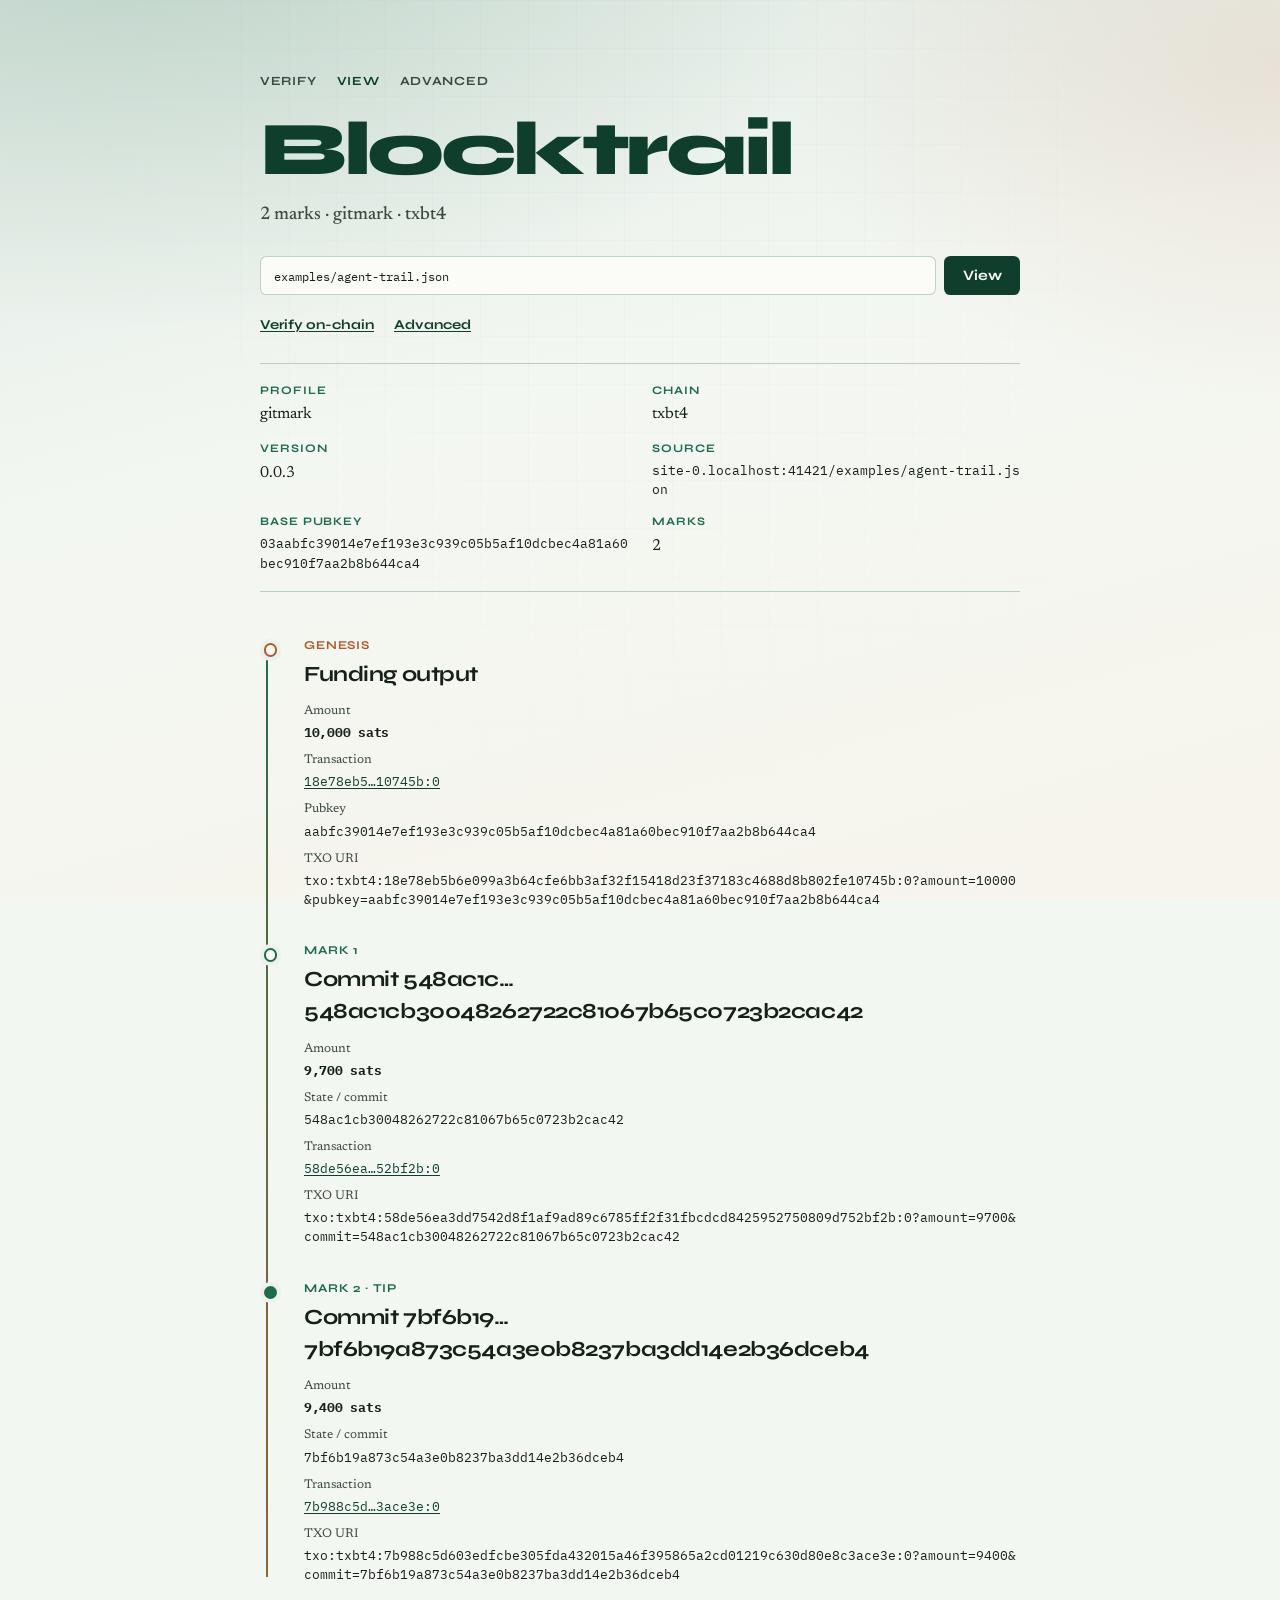
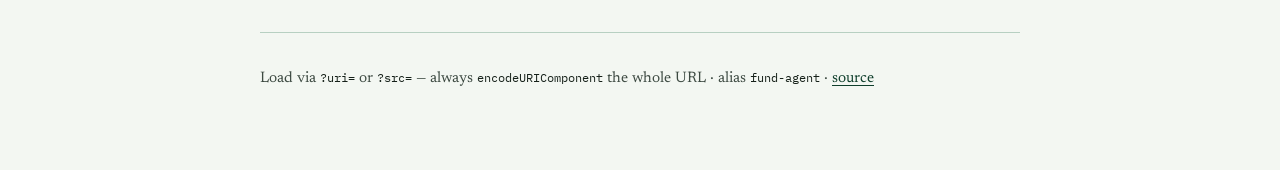
<file: view.html>
<!DOCTYPE html>
<html lang="en">
<head>
  <meta charset="utf-8" />
  <meta name="viewport" content="width=device-width, initial-scale=1" />
  <title>Blocktrail · View</title>
  <meta name="description" content="View a Blocktrail — Bitcoin-anchored JSON-LD as a readable timeline." />
  <meta property="og:type" content="website" />
  <meta property="og:title" content="Blocktrail Viewer" />
  <meta property="og:description" content="A trail of states, anchored to Bitcoin — open any blocktrails.json as a timeline." />
  <meta property="og:url" content="https://blocktrails.org/verify/view.html" />
  <meta property="og:image" content="https://blocktrails.org/verify/og-image.png" />
  <link rel="preconnect" href="https://fonts.googleapis.com" />
  <link rel="preconnect" href="https://fonts.gstatic.com" crossorigin />
  <link href="https://fonts.googleapis.com/css2?family=IBM+Plex+Mono:wght@400;500&family=Newsreader:opsz,wght@6..72,400;6..72,500;6..72,600&family=Syne:wght@600;700;800&display=swap" rel="stylesheet" />
  <link rel="stylesheet" href="site.css" />
  <link rel="stylesheet" href="view.css" />
</head>
<body>
  <div class="atmosphere" aria-hidden="true"></div>

  <main class="shell">
    <nav class="nav" aria-label="Tools">
      <a data-nav="./" href="./">Verify</a>
      <a data-nav="view.html" href="view.html" aria-current="page">View</a>
      <a data-nav="advanced.html" href="advanced.html">Advanced</a>
    </nav>

    <header class="masthead">
      <p class="brand">Blocktrail</p>
      <p class="lede" id="lede">Loading trail…</p>
    </header>

    <form class="uribar" id="form">
      <input id="uri" type="text" placeholder="https://…/blocktrails.json · agent-trail · fund-agent · examples/…" spellcheck="false" autocomplete="off" />
      <button type="submit">View</button>
    </form>

    <div class="actions">
      <a data-cross="./" id="verify-link" hidden href="./">Verify on-chain</a>
      <a data-cross="advanced.html" id="advanced-link" hidden href="advanced.html">Advanced</a>
    </div>

    <section class="meta-grid" id="meta" hidden></section>

    <section class="trail" id="trail" aria-live="polite">
      <div class="status-msg" id="status">Opening trail…</div>
    </section>

    <footer class="foot">
      <p>
        Load via
        <code>?uri=</code> or <code>?src=</code>
        — always
        <code>encodeURIComponent</code>
        the whole URL · alias
        <code>fund-agent</code>
        ·
        <a href="https://github.com/blocktrails/verify">source</a>
      </p>
    </footer>
  </main>

  <script type="application/ld+json" id="blocktrail-ld"></script>
  <script src="chains.js"></script>
  <script src="nav.js"></script>
  <script src="view.js"></script>
</body>
</html>
</file>
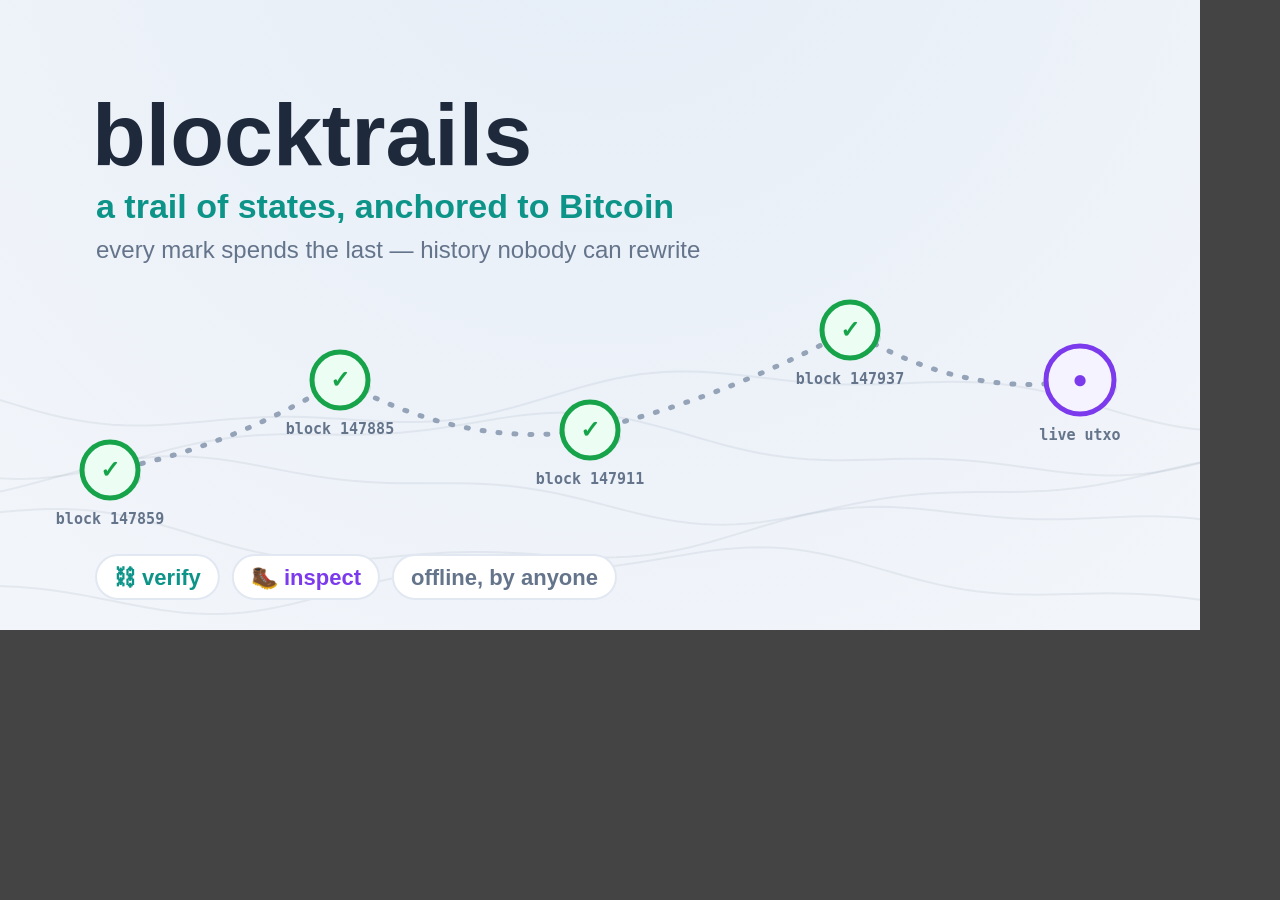
<file: tools/og.html>
<!DOCTYPE html>
<html><head><meta charset="utf-8"><title>og poster</title>
<style>body{margin:0;background:#444}canvas{display:block}</style></head>
<body>
<canvas id="og" width="1200" height="630"></canvas>
<script>
// 1200×630 OG poster for blocktrails verify/advanced — a trail of verified
// marks winding across light country, the spend-chain as trail blazes.
const cv = document.getElementById('og'), ctx = cv.getContext('2d');
const W = 1200, H = 630;

// light ground, the verifier's radial sky
let g = ctx.createRadialGradient(600, -140, 100, 600, -140, 900);
g.addColorStop(0, '#e6eef7'); g.addColorStop(1, '#f2f5fa');
ctx.fillStyle = g; ctx.fillRect(0, 0, W, H);

// faint contour hills
ctx.strokeStyle = 'rgba(100,116,139,.10)'; ctx.lineWidth = 2;
for (let i = 0; i < 5; i++) {
  ctx.beginPath();
  for (let x = -20; x <= W + 20; x += 12) {
    const y = 400 + i * 45 + Math.sin(x * 0.006 + i * 1.7) * 26 + Math.sin(x * 0.017 + i) * 9;
    x === -20 ? ctx.moveTo(x, y) : ctx.lineTo(x, y);
  }
  ctx.stroke();
}

// the trail: a dotted path through five marks
const P = [[110, 470], [340, 380], [590, 430], [850, 330], [1080, 380]];
ctx.setLineDash([2, 14]); ctx.lineCap = 'round';
ctx.strokeStyle = '#94a3b8'; ctx.lineWidth = 5;
ctx.beginPath();
ctx.moveTo(P[0][0], P[0][1]);
for (let i = 1; i < P.length; i++) {
  const [x0, y0] = P[i - 1], [x1, y1] = P[i];
  ctx.quadraticCurveTo((x0 + x1) / 2, Math.min(y0, y1) + 70, x1, y1);
}
ctx.stroke(); ctx.setLineDash([]);

// marks: green verified pills, the last violet & live
P.forEach(([x, y], i) => {
  const live = i === P.length - 1;
  const r = live ? 34 : 28;
  ctx.fillStyle = 'rgba(30,41,59,.10)';
  ctx.beginPath(); ctx.ellipse(x + 3, y + 8, r, r * 0.45, 0, 0, 7); ctx.fill();
  ctx.fillStyle = live ? '#f5f3ff' : '#ecfdf3';
  ctx.strokeStyle = live ? '#7c3aed' : '#16a34a';
  ctx.lineWidth = 5;
  ctx.beginPath(); ctx.arc(x, y, r, 0, 7); ctx.fill(); ctx.stroke();
  ctx.fillStyle = live ? '#7c3aed' : '#16a34a';
  ctx.font = `800 ${live ? 26 : 24}px -apple-system,Segoe UI,Arial,sans-serif`;
  ctx.textAlign = 'center'; ctx.textBaseline = 'middle';
  ctx.fillText(live ? '●' : '✓', x, y + 1);
  // block tag under each mark
  ctx.fillStyle = '#64748b';
  ctx.font = '600 15px ui-monospace,monospace';
  ctx.fillText(live ? 'live utxo' : 'block ' + (147859 + i * 26), x, y + r + 22);
});

// spend arrows between marks
ctx.fillStyle = '#94a3b8';
for (let i = 0; i < P.length - 1; i++) {
  const [x0, y0] = P[i], [x1, y1] = P[i + 1];
  const mx = (x0 + x1) / 2, my = Math.min(y0, y1) + 70/2 + (y0 + y1) / 2 / 2 - (y0+y1)/4 + 18;
}

// headline
ctx.textAlign = 'left'; ctx.textBaseline = 'alphabetic';
ctx.fillStyle = '#1e293b';
ctx.font = '800 88px -apple-system,Segoe UI,Arial,sans-serif';
ctx.fillText('blocktrails', 92, 165);
ctx.fillStyle = '#0d9488';
ctx.font = '600 34px -apple-system,Segoe UI,Arial,sans-serif';
ctx.fillText('a trail of states, anchored to Bitcoin', 96, 218);
ctx.fillStyle = '#64748b';
ctx.font = '500 24px -apple-system,Segoe UI,Arial,sans-serif';
ctx.fillText('every mark spends the last — history nobody can rewrite', 96, 258);

// footer chips
const chips = [['⛓ verify', '#0d9488'], ['🥾 inspect', '#7c3aed'], ['offline, by anyone', '#64748b']];
let cx0 = 96;
chips.forEach(([t, c]) => {
  ctx.font = '700 22px -apple-system,Segoe UI,Arial,sans-serif';
  const w = ctx.measureText(t).width + 36;
  ctx.fillStyle = '#fff'; ctx.strokeStyle = '#e2e8f2'; ctx.lineWidth = 2;
  ctx.beginPath(); ctx.roundRect(cx0, 555, w, 44, 22); ctx.fill(); ctx.stroke();
  ctx.fillStyle = c;
  ctx.fillText(t, cx0 + 18, 585);
  cx0 += w + 14;
});
</script>
</body></html>
</file>
<file: site.css>
:root {
  --ink: #152019;
  --ink-soft: #3d4a42;
  --mist: #e7eee8;
  --fog: #f3f7f2;
  --paper: #fbfaf6;
  --leaf: #1f6b4a;
  --leaf-deep: #0f3f2c;
  --copper: #b45a2a;
  --line: color-mix(in oklab, var(--leaf) 28%, transparent);
  --ok: #1f6b4a;
  --okbg: color-mix(in oklab, var(--leaf) 14%, white);
  --pend: #9a5b12;
  --pendbg: color-mix(in oklab, var(--copper) 14%, white);
  --bad: #9b2c2c;
  --badbg: color-mix(in oklab, #9b2c2c 12%, white);
  --live: #0f3f2c;
  --livebg: color-mix(in oklab, var(--leaf) 10%, white);
  --mono: "IBM Plex Mono", ui-monospace, monospace;
  --display: "Syne", sans-serif;
  --serif: "Newsreader", Georgia, serif;
  --ease: cubic-bezier(0.22, 1, 0.36, 1);
}

*,
*::before,
*::after {
  box-sizing: border-box;
}

html {
  color-scheme: light;
}

body {
  margin: 0;
  min-height: 100vh;
  color: var(--ink);
  font-family: var(--serif);
  font-optical-sizing: auto;
  font-size: 1.125rem;
  line-height: 1.5;
  background: var(--fog);
  overflow-x: hidden;
}

a {
  color: var(--leaf-deep);
  text-underline-offset: 0.18em;
}

a:hover {
  color: var(--copper);
}

.atmosphere {
  position: fixed;
  inset: 0;
  z-index: -1;
  background:
    radial-gradient(1200px 700px at 12% -10%, rgba(31, 107, 74, 0.18), transparent 60%),
    radial-gradient(900px 600px at 100% 8%, rgba(180, 90, 42, 0.12), transparent 55%),
    linear-gradient(165deg, #dfe9e3 0%, var(--fog) 42%, #f7f4ec 100%);
}

.atmosphere::after {
  content: "";
  position: absolute;
  inset: 0;
  opacity: 0.45;
  background-image:
    linear-gradient(rgba(21, 32, 25, 0.035) 1px, transparent 1px),
    linear-gradient(90deg, rgba(21, 32, 25, 0.035) 1px, transparent 1px);
  background-size: 48px 48px;
  mask-image: radial-gradient(ellipse at 50% 20%, black 20%, transparent 75%);
  pointer-events: none;
}

.shell {
  width: min(760px, calc(100% - 2.5rem));
  margin: 0 auto;
  padding: clamp(2.5rem, 8vh, 5rem) 0 4rem;
}

.shell.wide {
  width: min(820px, calc(100% - 2.5rem));
}

.nav {
  display: flex;
  flex-wrap: wrap;
  gap: 0.85rem 1.25rem;
  margin: 0 0 1.5rem;
  font-family: var(--display);
  font-size: 0.78rem;
  font-weight: 700;
  letter-spacing: 0.06em;
  text-transform: uppercase;
}

.nav a {
  color: var(--ink-soft);
  text-decoration: none;
}

.nav a:hover,
.nav a[aria-current="page"] {
  color: var(--leaf-deep);
}

.masthead {
  margin-bottom: 1.75rem;
  animation: rise 0.9s var(--ease) both;
}

.brand {
  margin: 0;
  font-family: var(--display);
  font-weight: 800;
  font-size: clamp(2.6rem, 9vw, 4.75rem);
  letter-spacing: -0.045em;
  line-height: 0.92;
  color: var(--leaf-deep);
}

.lede {
  margin: 1rem 0 0;
  max-width: 38ch;
  color: var(--ink-soft);
  font-size: 1.15rem;
  font-weight: 500;
}

.uribar {
  display: flex;
  gap: 0.5rem;
  margin: 0 0 1.25rem;
  animation: rise 0.9s var(--ease) 0.05s both;
}

.uribar input {
  flex: 1;
  min-width: 0;
  border: 1px solid var(--line);
  border-radius: 0.4rem;
  padding: 0.65rem 0.8rem;
  font-family: var(--mono);
  font-size: 0.78rem;
  color: var(--ink);
  background: color-mix(in oklab, var(--paper) 88%, white);
}

.uribar button {
  border: none;
  border-radius: 0.4rem;
  padding: 0 1.15rem;
  font-family: var(--display);
  font-weight: 700;
  font-size: 0.9rem;
  color: var(--paper);
  background: var(--leaf-deep);
  cursor: pointer;
}

.uribar button:hover {
  background: var(--leaf);
}

.actions {
  display: flex;
  flex-wrap: wrap;
  gap: 0.75rem 1.25rem;
  margin: 0 0 1.75rem;
  font-family: var(--display);
  font-size: 0.85rem;
  font-weight: 700;
  animation: rise 0.9s var(--ease) 0.08s both;
}

.actions a[hidden] {
  display: none;
}

.foot {
  margin-top: 3rem;
  padding-top: 1.25rem;
  border-top: 1px solid var(--line);
  color: var(--ink-soft);
  font-size: 0.95rem;
  animation: rise 0.9s var(--ease) 0.2s both;
}

.foot code {
  font-family: var(--mono);
  font-size: 0.78rem;
  color: var(--ink);
}

@keyframes rise {
  from {
    opacity: 0;
    transform: translateY(16px);
  }
  to {
    opacity: 1;
    transform: translateY(0);
  }
}

@media (max-width: 560px) {
  .shell,
  .shell.wide {
    width: min(100% - 1.75rem, 820px);
  }

  .uribar {
    flex-direction: column;
  }

  .uribar button {
    padding: 0.7rem 1.15rem;
  }
}

@media (prefers-reduced-motion: reduce) {
  *,
  *::before,
  *::after {
    animation: none !important;
    transition: none !important;
  }
}
</file>
<file: view.css>
/* View-page trail chrome — shared shell lives in site.css */

.meta-grid {
  display: grid;
  grid-template-columns: repeat(2, minmax(0, 1fr));
  gap: 0.85rem 1.5rem;
  margin-bottom: 2.75rem;
  padding: 1.1rem 0;
  border-block: 1px solid var(--line);
  animation: rise 0.9s var(--ease) 0.08s both;
}

.meta-grid dl {
  margin: 0;
}

.meta-grid dt {
  font-family: var(--display);
  font-size: 0.72rem;
  font-weight: 700;
  letter-spacing: 0.08em;
  text-transform: uppercase;
  color: var(--leaf);
}

.meta-grid dd {
  margin: 0.2rem 0 0;
  font-family: var(--mono);
  font-size: 0.82rem;
  word-break: break-all;
  color: var(--ink);
}

.meta-grid dd.plain {
  font-family: var(--serif);
  font-size: 1rem;
}

.trail {
  position: relative;
  padding-left: 1.35rem;
}

.trail::before {
  content: "";
  position: absolute;
  left: 0.35rem;
  top: 0.4rem;
  bottom: 0.4rem;
  width: 2px;
  background: linear-gradient(180deg, var(--leaf), color-mix(in oklab, var(--copper) 70%, var(--leaf)));
  transform-origin: top;
  animation: grow-spine 1.1s var(--ease) 0.2s both;
}

.trail:not(:has(.step))::before {
  display: none;
}

.status-msg,
.error {
  margin: 0;
  color: var(--ink-soft);
  font-style: italic;
}

.error {
  color: var(--copper);
  font-style: normal;
}

.step {
  position: relative;
  padding: 0 0 2rem 1.4rem;
  opacity: 0;
  transform: translateY(14px);
  animation: rise 0.75s var(--ease) both;
}

.step:last-child {
  padding-bottom: 0;
}

.step::before {
  content: "";
  position: absolute;
  left: -1.12rem;
  top: 0.45rem;
  width: 0.85rem;
  height: 0.85rem;
  border-radius: 50%;
  background: var(--paper);
  border: 2px solid var(--leaf);
  box-shadow: 0 0 0 4px color-mix(in oklab, var(--mist) 80%, white);
}

.step.is-genesis::before {
  border-color: var(--copper);
}

.step.is-tip::before {
  background: var(--leaf);
  animation: tip-pulse 2.4s ease-in-out infinite;
}

.step-label {
  margin: 0;
  font-family: var(--display);
  font-size: 0.75rem;
  font-weight: 700;
  letter-spacing: 0.07em;
  text-transform: uppercase;
  color: var(--leaf);
}

.step.is-genesis .step-label {
  color: var(--copper);
}

.step-title {
  margin: 0.25rem 0 0.75rem;
  font-family: var(--display);
  font-weight: 700;
  font-size: 1.35rem;
  letter-spacing: -0.02em;
}

.kv {
  display: grid;
  gap: 0.55rem;
  margin: 0;
}

.kv div {
  display: grid;
  gap: 0.15rem;
}

.kv dt {
  font-size: 0.78rem;
  color: var(--ink-soft);
}

.kv dd {
  margin: 0;
  font-family: var(--mono);
  font-size: 0.8rem;
  word-break: break-all;
}

.kv a {
  color: var(--leaf-deep);
  text-decoration-thickness: 1px;
  text-underline-offset: 0.18em;
  transition: color 0.2s ease;
}

.kv a:hover {
  color: var(--copper);
}

.amount {
  font-family: var(--display);
  font-weight: 700;
  font-size: 1.05rem;
  letter-spacing: -0.02em;
}

@keyframes grow-spine {
  from {
    transform: scaleY(0);
  }
  to {
    transform: scaleY(1);
  }
}

@keyframes tip-pulse {
  0%,
  100% {
    box-shadow: 0 0 0 4px color-mix(in oklab, var(--mist) 80%, white);
  }
  50% {
    box-shadow:
      0 0 0 4px color-mix(in oklab, var(--mist) 80%, white),
      0 0 0 10px color-mix(in oklab, var(--leaf) 18%, transparent);
  }
}

@media (max-width: 560px) {
  .meta-grid {
    grid-template-columns: 1fr;
  }
}

@media (prefers-reduced-motion: reduce) {
  .step {
    opacity: 1;
    transform: none;
  }
}
</file>
